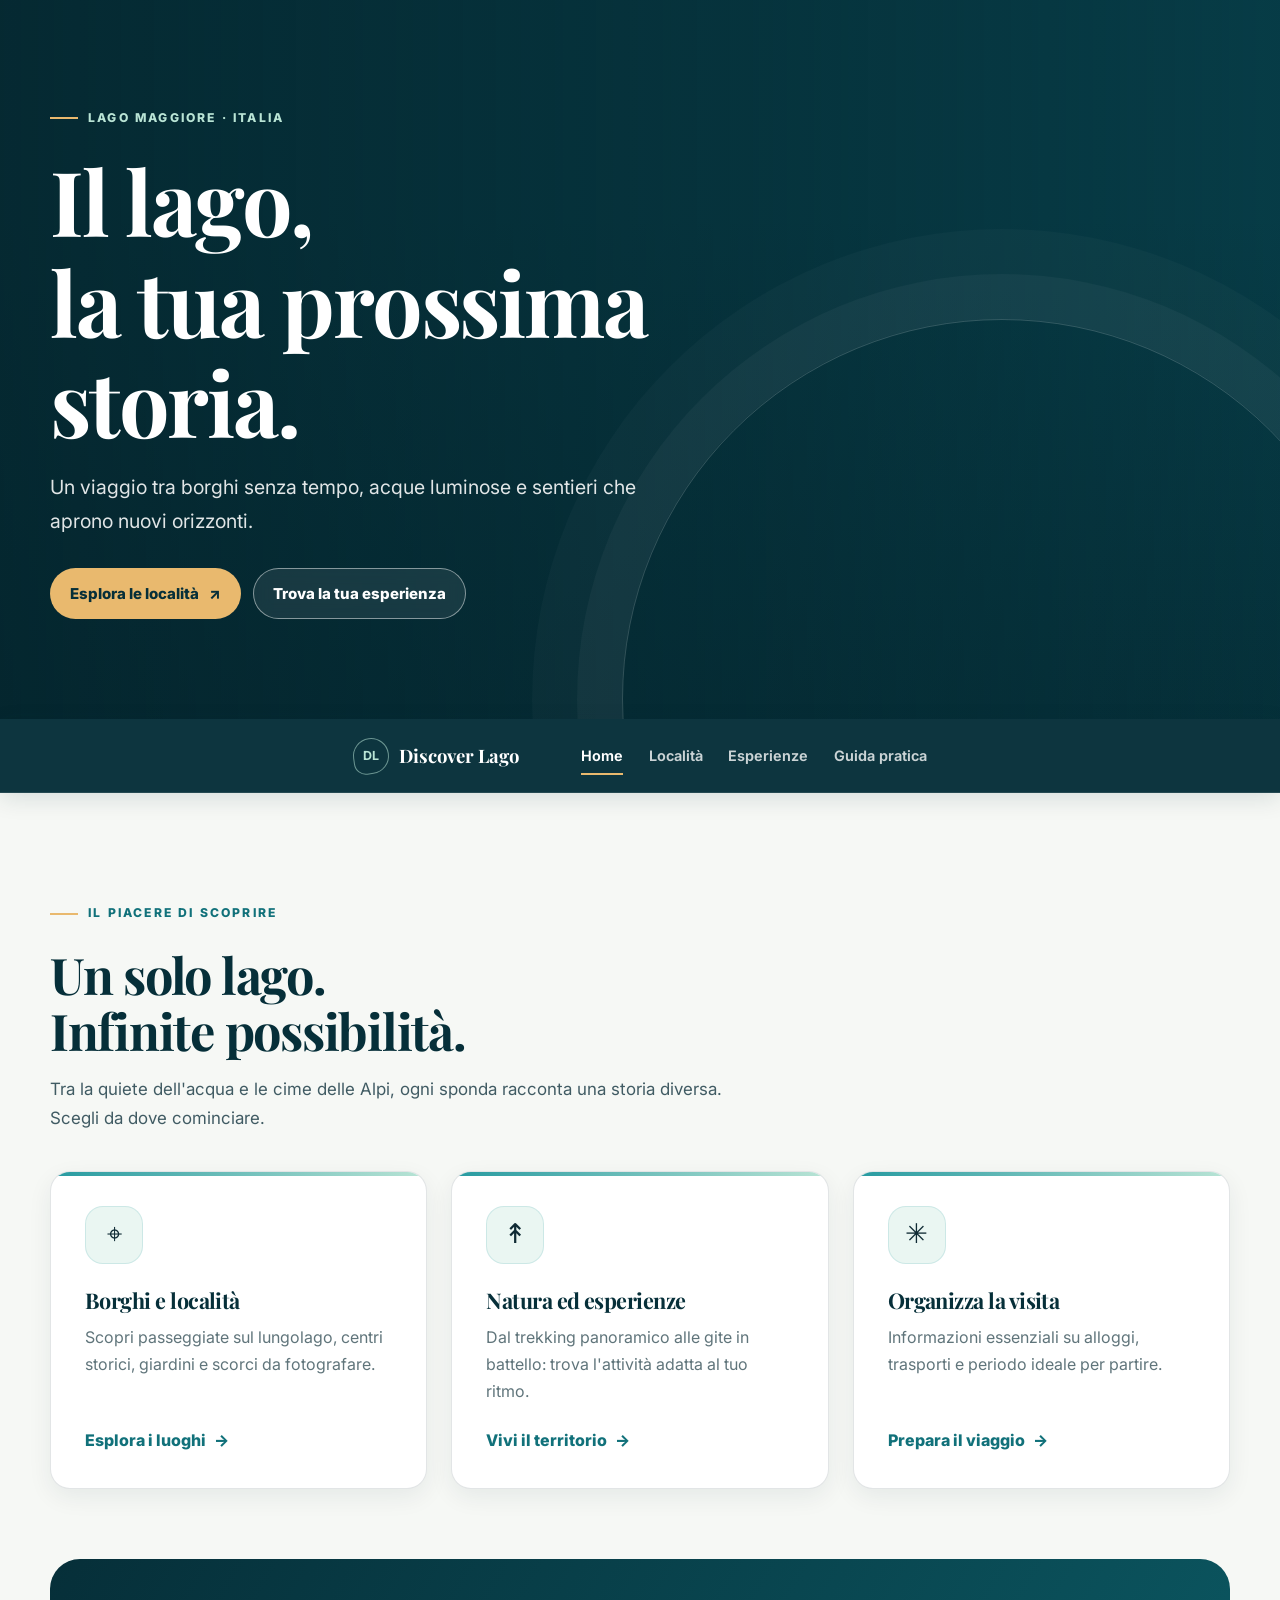
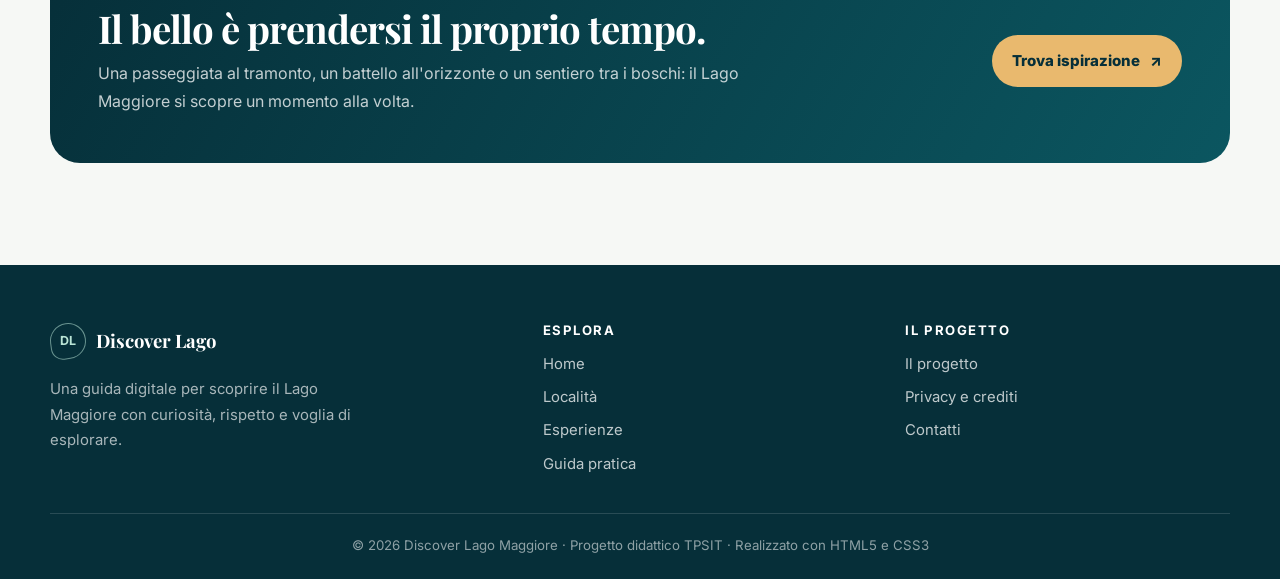
<file: index.html>
<!doctype html>
<html lang="it">
<head>
  <meta charset="utf-8">
  <meta name="viewport" content="width=device-width, initial-scale=1">
  <meta name="description" content="Scopri il Lago Maggiore: località, escursioni, esperienze all'aperto e consigli pratici per organizzare il tuo viaggio.">
  <meta name="theme-color" content="#062f39">
  <title>Discover Lago — Scopri il Lago Maggiore</title>
  <link rel="preconnect" href="https://fonts.googleapis.com">
  <link rel="preconnect" href="https://fonts.gstatic.com" crossorigin>
  <link href="https://fonts.googleapis.com/css2?family=Inter:wght@400;500;600;700;800&family=Playfair+Display:wght@600;700&display=swap" rel="stylesheet">
  <link rel="stylesheet" href="style.css">
</head>
<body>
<a class="skip-link" href="#contenuto">Salta al contenuto</a>
<header class="hero hero--home">
  <div class="hero-content">
    <span class="eyebrow">Lago Maggiore · Italia</span>
    <h1>Il lago, <br>la tua prossima storia.</h1><p>Un viaggio tra borghi senza tempo, acque luminose e sentieri che aprono nuovi orizzonti.</p><div class="hero-actions"><a class="button" href="localita.html">Esplora le località <span aria-hidden="true">↗</span></a><a class="button button--ghost" href="escursioni.html">Trova la tua esperienza</a></div>
  </div>
</header>
<div class="site-nav">
  <a class="brand" href="index.html" aria-label="Discover Lago — pagina iniziale"><span class="brand-mark" aria-hidden="true"><span>DL</span></span>Discover Lago</a>
  <nav aria-label="Navigazione principale">
    <a href="index.html" aria-current="page">Home</a>
    <a href="localita.html" >Località</a>
    <a href="escursioni.html" >Esperienze</a>
    <a href="alloggi_info.html" >Guida pratica</a>
  </nav>
</div>
<main id="contenuto">
  <section aria-labelledby="intro-title">
    <div class="section-heading">
      <span class="eyebrow">Il piacere di scoprire</span>
      <h2 id="intro-title">Un solo lago.<br>Infinite possibilità.</h2>
      <p>Tra la quiete dell'acqua e le cime delle Alpi, ogni sponda racconta una storia diversa. Scegli da dove cominciare.</p>
    </div>
    <div class="card-container">
      <article class="card"><div class="card-icon" aria-hidden="true">⌖</div><h3>Borghi e località</h3><p>Scopri passeggiate sul lungolago, centri storici, giardini e scorci da fotografare.</p><a class="card-link" href="localita.html">Esplora i luoghi <span aria-hidden="true">→</span></a></article>
      <article class="card"><div class="card-icon" aria-hidden="true">↟</div><h3>Natura ed esperienze</h3><p>Dal trekking panoramico alle gite in battello: trova l'attività adatta al tuo ritmo.</p><a class="card-link" href="escursioni.html">Vivi il territorio <span aria-hidden="true">→</span></a></article>
      <article class="card"><div class="card-icon" aria-hidden="true">✳</div><h3>Organizza la visita</h3><p>Informazioni essenziali su alloggi, trasporti e periodo ideale per partire.</p><a class="card-link" href="alloggi_info.html">Prepara il viaggio <span aria-hidden="true">→</span></a></article>
    </div>
  </section>
  <section class="feature-band" aria-labelledby="feature-title">
    <div><h2 id="feature-title">Il bello è prendersi il proprio tempo.</h2><p>Una passeggiata al tramonto, un battello all'orizzonte o un sentiero tra i boschi: il Lago Maggiore si scopre un momento alla volta.</p></div>
    <a class="button" href="escursioni.html">Trova ispirazione <span aria-hidden="true">↗</span></a>
  </section>
</main>
<footer>
  <div class="footer-content">
    <div class="footer-brand">
      <a class="brand" href="index.html"><span class="brand-mark" aria-hidden="true"><span>DL</span></span>Discover Lago</a>
      <p>Una guida digitale per scoprire il Lago Maggiore con curiosità, rispetto e voglia di esplorare.</p>
    </div>
    <div><h2>Esplora</h2><div class="footer-links"><a href="index.html">Home</a><a href="localita.html">Località</a><a href="escursioni.html">Esperienze</a><a href="alloggi_info.html">Guida pratica</a></div></div>
    <div><h2>Il progetto</h2><div class="footer-links"><a href="progetto.html">Il progetto</a><a href="privacy.html">Privacy e crediti</a><a href="mailto:info@discoverlago.it">Contatti</a></div></div>
  </div>
  <div class="footer-bottom">© 2026 Discover Lago Maggiore · Progetto didattico TPSIT · Realizzato con HTML5 e CSS3</div>
</footer>
</body>
</html>
</file>
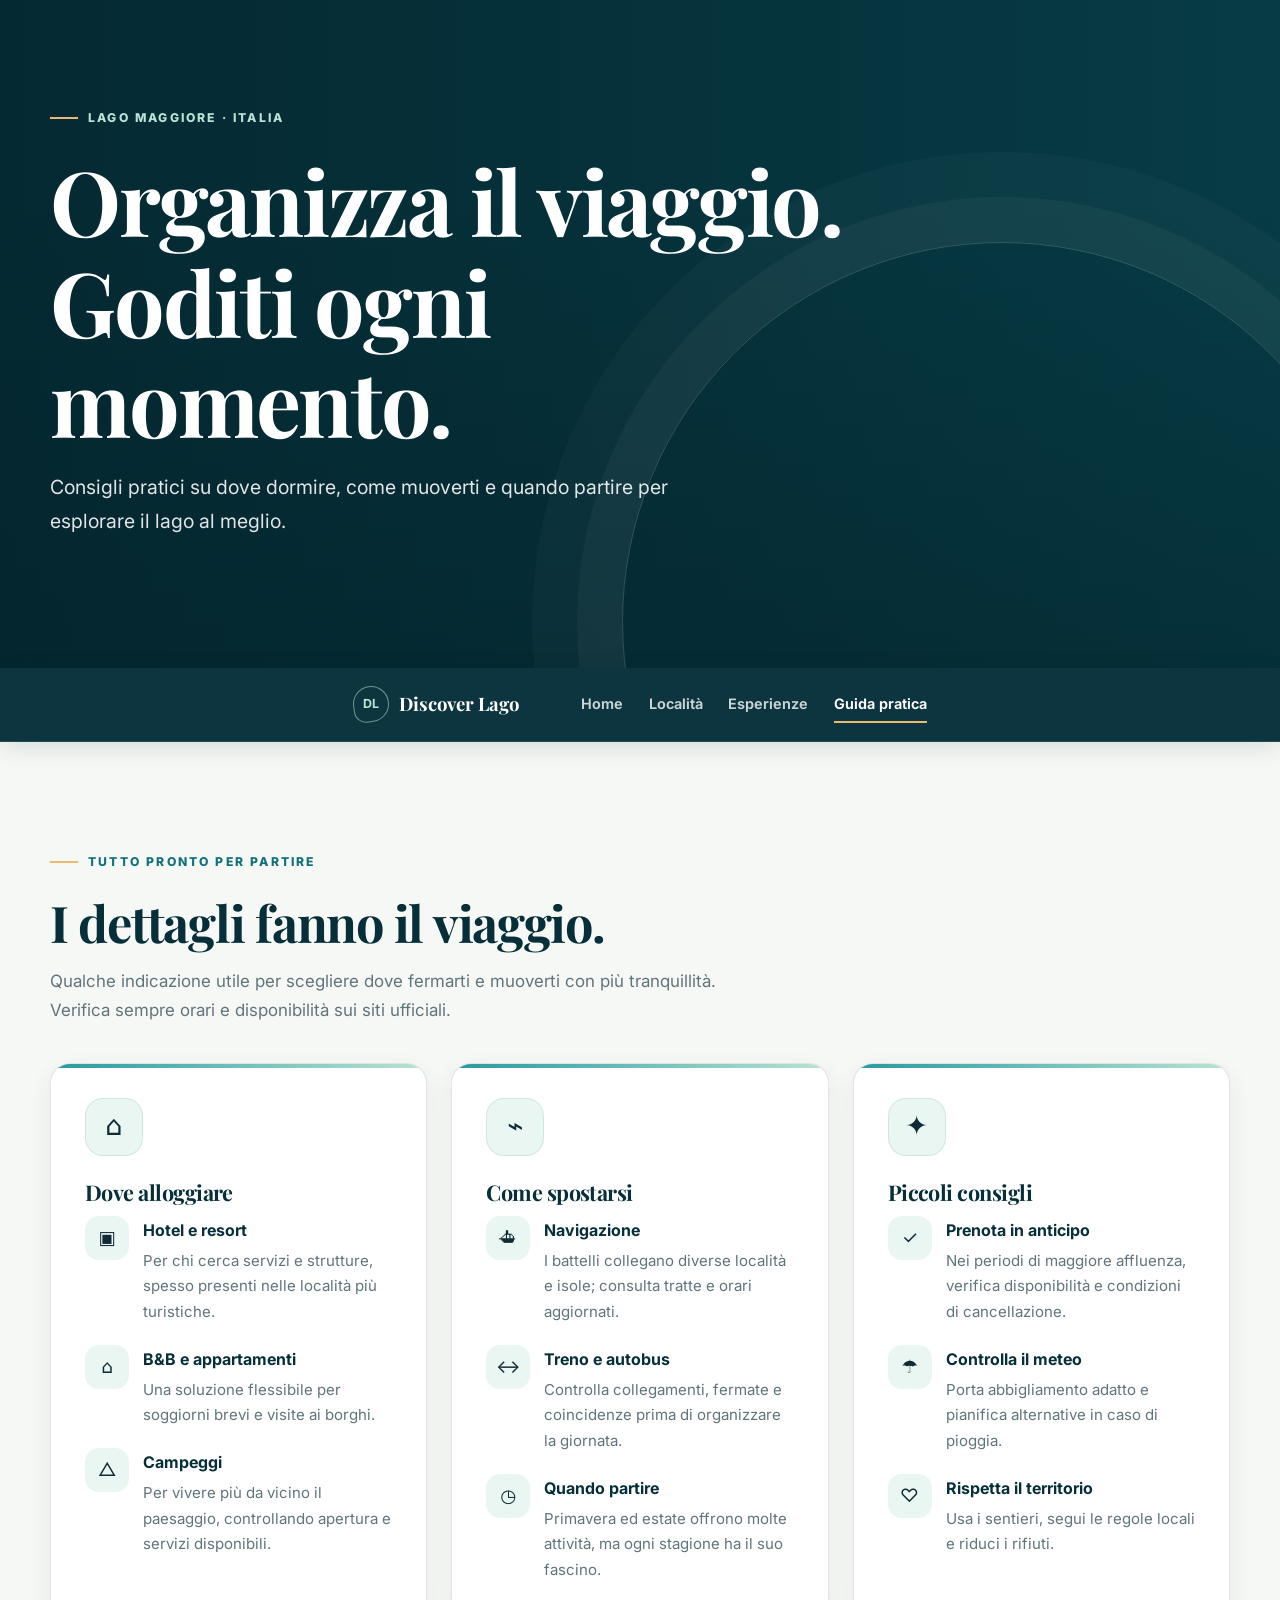
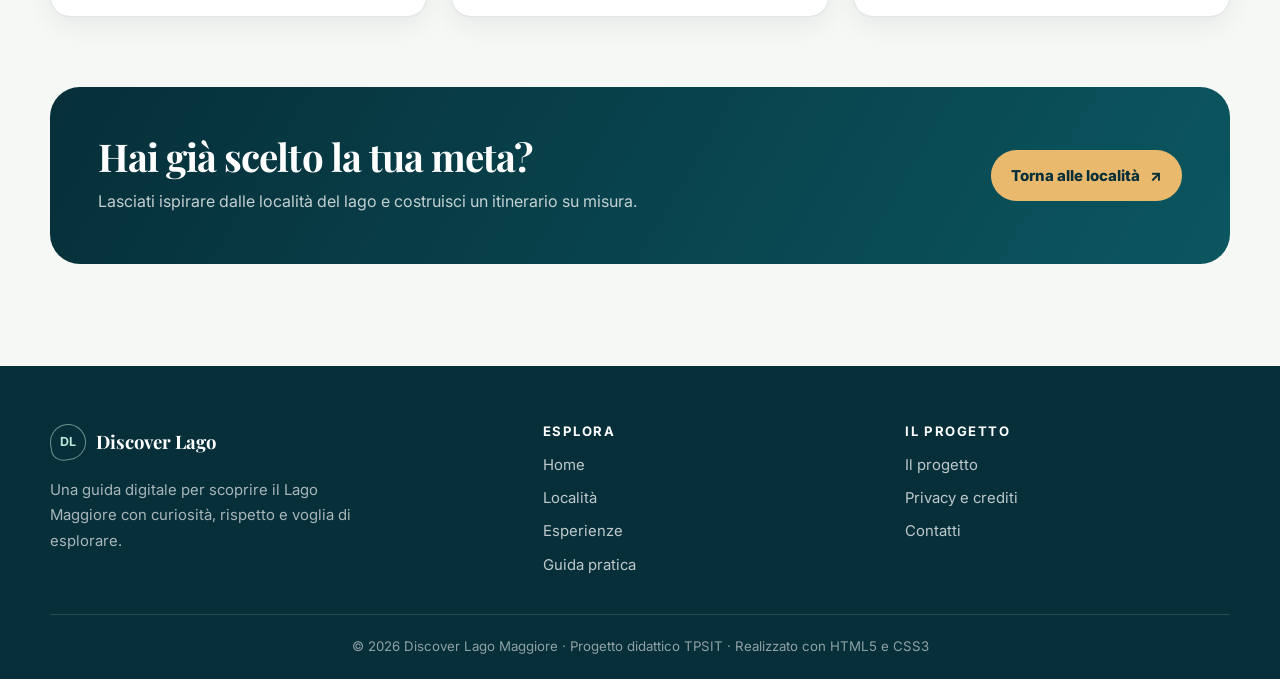
<file: alloggi_info.html>
<!doctype html>
<html lang="it">
<head>
  <meta charset="utf-8"><meta name="viewport" content="width=device-width, initial-scale=1">
  <meta name="description" content="Consigli per organizzare un viaggio sul Lago Maggiore: alloggi, trasporti e periodo migliore per visitarlo.">
  <meta name="theme-color" content="#062f39"><title>Guida pratica — Discover Lago</title>
  <link rel="preconnect" href="https://fonts.googleapis.com"><link rel="preconnect" href="https://fonts.gstatic.com" crossorigin>
  <link href="https://fonts.googleapis.com/css2?family=Inter:wght@400;500;600;700;800&family=Playfair+Display:wght@600;700&display=swap" rel="stylesheet"><link rel="stylesheet" href="style.css">
</head>
<body>
<a class="skip-link" href="#contenuto">Salta al contenuto</a>
<header class="hero hero--alloggi">
  <div class="hero-content">
    <span class="eyebrow">Lago Maggiore · Italia</span>
    <h1>Organizza il viaggio.<br>Goditi ogni momento.</h1><p>Consigli pratici su dove dormire, come muoverti e quando partire per esplorare il lago al meglio.</p>
  </div>
</header>
<div class="site-nav">
  <a class="brand" href="index.html" aria-label="Discover Lago — pagina iniziale"><span class="brand-mark" aria-hidden="true"><span>DL</span></span>Discover Lago</a>
  <nav aria-label="Navigazione principale">
    <a href="index.html" >Home</a>
    <a href="localita.html" >Località</a>
    <a href="escursioni.html" >Esperienze</a>
    <a href="alloggi_info.html" aria-current="page">Guida pratica</a>
  </nav>
</div>
<main id="contenuto">
  <section aria-labelledby="stay-title">
    <div class="section-heading"><span class="eyebrow">Tutto pronto per partire</span><h2 id="stay-title" class="page-title">I dettagli fanno il viaggio.</h2><p class="page-subtitle">Qualche indicazione utile per scegliere dove fermarti e muoverti con più tranquillità. Verifica sempre orari e disponibilità sui siti ufficiali.</p></div>
    <div class="card-container">
      <article class="card"><div class="card-icon" aria-hidden="true">⌂</div><h3>Dove alloggiare</h3><ul class="icon-list">
        <li><span class="icon-list-icon" aria-hidden="true">▣</span><div class="icon-list-content"><strong>Hotel e resort</strong><span>Per chi cerca servizi e strutture, spesso presenti nelle località più turistiche.</span></div></li>
        <li><span class="icon-list-icon" aria-hidden="true">⌂</span><div class="icon-list-content"><strong>B&amp;B e appartamenti</strong><span>Una soluzione flessibile per soggiorni brevi e visite ai borghi.</span></div></li>
        <li><span class="icon-list-icon" aria-hidden="true">△</span><div class="icon-list-content"><strong>Campeggi</strong><span>Per vivere più da vicino il paesaggio, controllando apertura e servizi disponibili.</span></div></li>
      </ul></article>
      <article class="card"><div class="card-icon" aria-hidden="true">⌁</div><h3>Come spostarsi</h3><ul class="icon-list">
        <li><span class="icon-list-icon" aria-hidden="true">⛴</span><div class="icon-list-content"><strong>Navigazione</strong><span>I battelli collegano diverse località e isole; consulta tratte e orari aggiornati.</span></div></li>
        <li><span class="icon-list-icon" aria-hidden="true">↔</span><div class="icon-list-content"><strong>Treno e autobus</strong><span>Controlla collegamenti, fermate e coincidenze prima di organizzare la giornata.</span></div></li>
        <li><span class="icon-list-icon" aria-hidden="true">◷</span><div class="icon-list-content"><strong>Quando partire</strong><span>Primavera ed estate offrono molte attività, ma ogni stagione ha il suo fascino.</span></div></li>
      </ul></article>
      <article class="card"><div class="card-icon" aria-hidden="true">✦</div><h3>Piccoli consigli</h3><ul class="icon-list">
        <li><span class="icon-list-icon" aria-hidden="true">✓</span><div class="icon-list-content"><strong>Prenota in anticipo</strong><span>Nei periodi di maggiore affluenza, verifica disponibilità e condizioni di cancellazione.</span></div></li>
        <li><span class="icon-list-icon" aria-hidden="true">☂</span><div class="icon-list-content"><strong>Controlla il meteo</strong><span>Porta abbigliamento adatto e pianifica alternative in caso di pioggia.</span></div></li>
        <li><span class="icon-list-icon" aria-hidden="true">♡</span><div class="icon-list-content"><strong>Rispetta il territorio</strong><span>Usa i sentieri, segui le regole locali e riduci i rifiuti.</span></div></li>
      </ul></article>
    </div>
  </section>
  <section class="feature-band" aria-labelledby="travel-cta"><div><h2 id="travel-cta">Hai già scelto la tua meta?</h2><p>Lasciati ispirare dalle località del lago e costruisci un itinerario su misura.</p></div><a class="button" href="localita.html">Torna alle località <span aria-hidden="true">↗</span></a></section>
</main>
<footer>
  <div class="footer-content">
    <div class="footer-brand">
      <a class="brand" href="index.html"><span class="brand-mark" aria-hidden="true"><span>DL</span></span>Discover Lago</a>
      <p>Una guida digitale per scoprire il Lago Maggiore con curiosità, rispetto e voglia di esplorare.</p>
    </div>
    <div><h2>Esplora</h2><div class="footer-links"><a href="index.html">Home</a><a href="localita.html">Località</a><a href="escursioni.html">Esperienze</a><a href="alloggi_info.html">Guida pratica</a></div></div>
    <div><h2>Il progetto</h2><div class="footer-links"><a href="progetto.html">Il progetto</a><a href="privacy.html">Privacy e crediti</a><a href="mailto:info@discoverlago.it">Contatti</a></div></div>
  </div>
  <div class="footer-bottom">© 2026 Discover Lago Maggiore · Progetto didattico TPSIT · Realizzato con HTML5 e CSS3</div>
</footer>
</body>
</html>
</file>
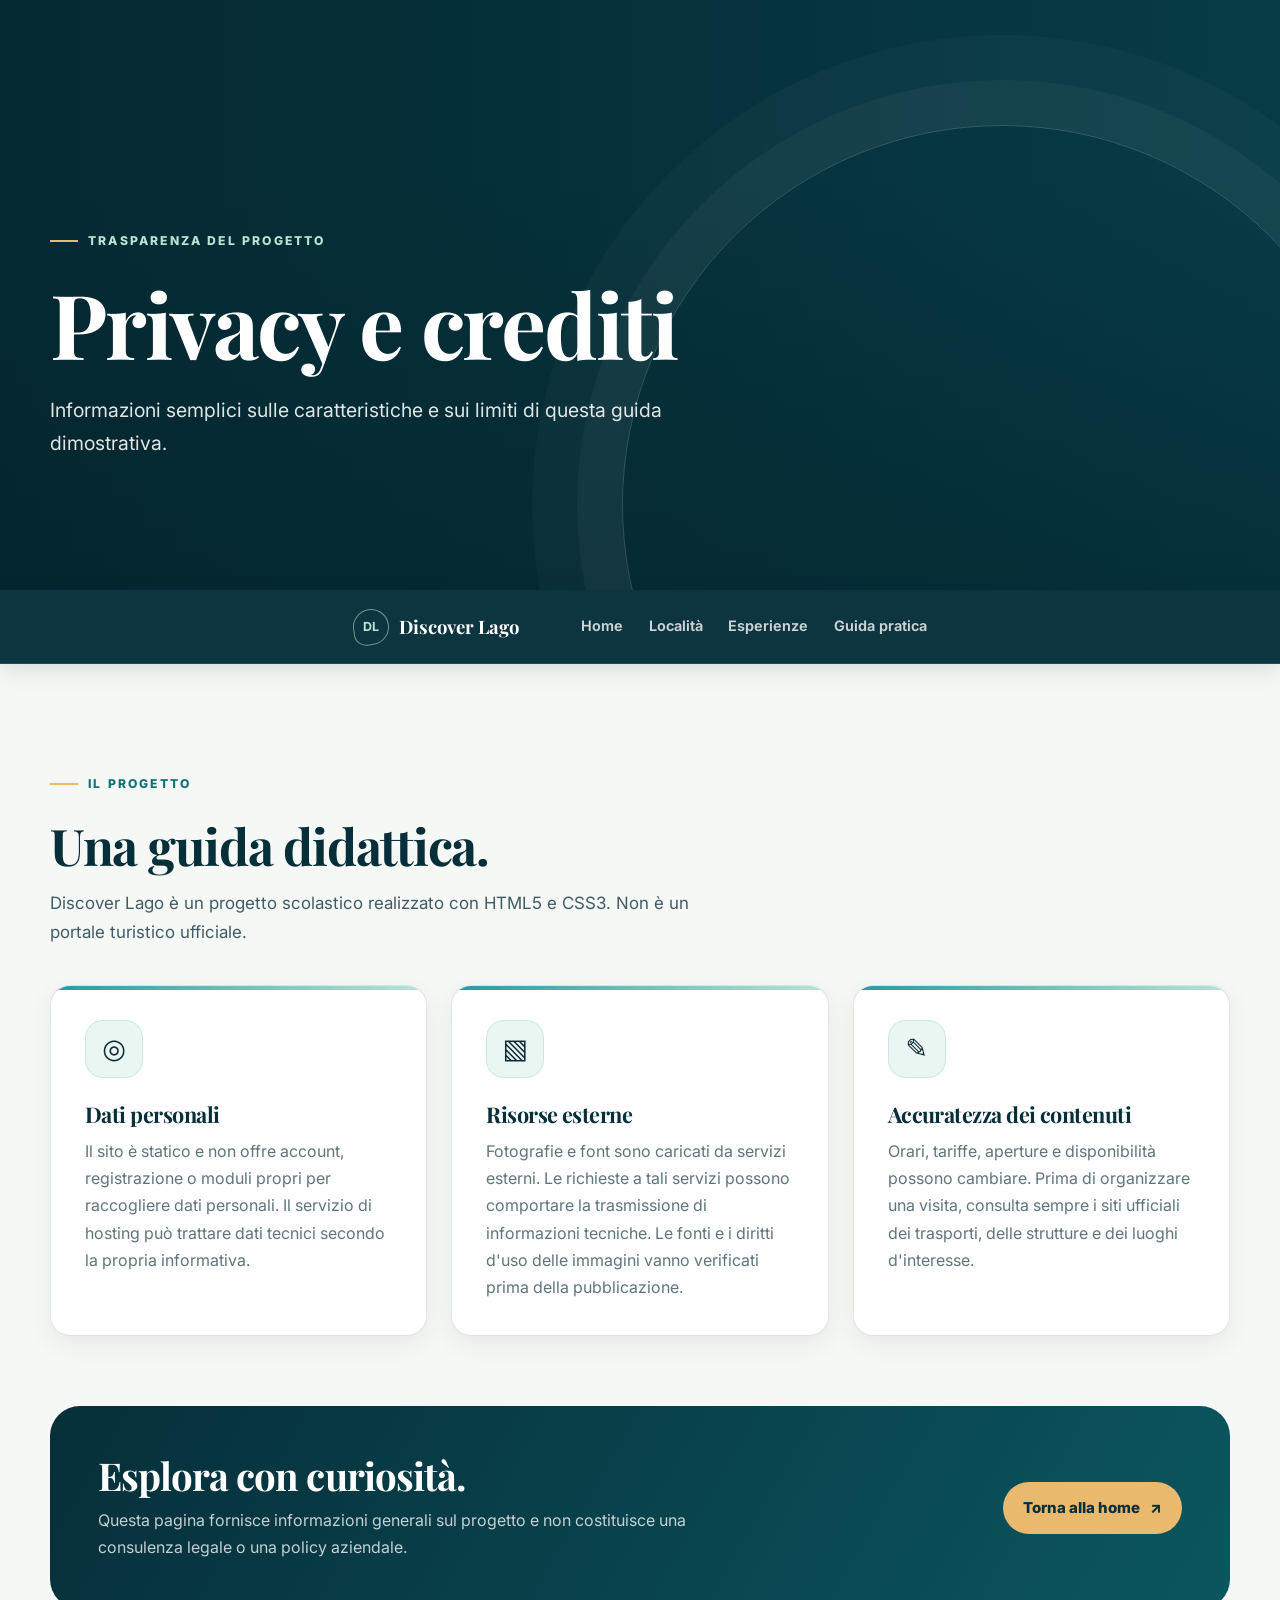
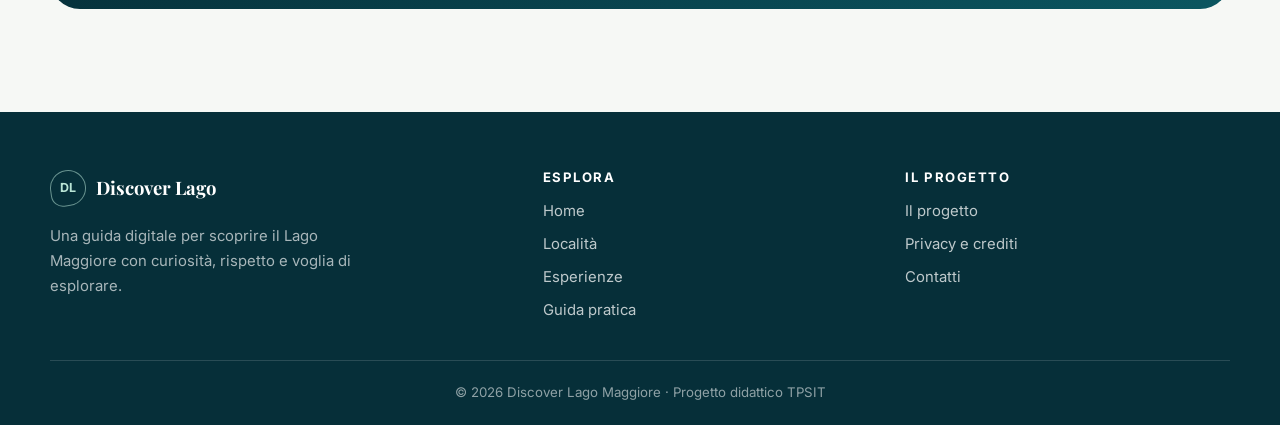
<file: privacy.html>
<!doctype html>
<html lang="it">
<head>
  <meta charset="utf-8"><meta name="viewport" content="width=device-width, initial-scale=1">
  <meta name="description" content="Note sulla privacy, sui contenuti esterni e sullo scopo didattico di Discover Lago.">
  <meta name="theme-color" content="#062f39"><title>Privacy e crediti — Discover Lago</title>
  <link rel="preconnect" href="https://fonts.googleapis.com"><link rel="preconnect" href="https://fonts.gstatic.com" crossorigin>
  <link href="https://fonts.googleapis.com/css2?family=Inter:wght@400;500;600;700;800&family=Playfair+Display:wght@600;700&display=swap" rel="stylesheet"><link rel="stylesheet" href="style.css">
</head>
<body>
<a class="skip-link" href="#contenuto">Salta al contenuto</a>
<header class="hero hero--alloggi"><div class="hero-content"><span class="eyebrow">Trasparenza del progetto</span><h1>Privacy e crediti</h1><p>Informazioni semplici sulle caratteristiche e sui limiti di questa guida dimostrativa.</p></div></header>
<div class="site-nav">
  <a class="brand" href="index.html" aria-label="Discover Lago — pagina iniziale"><span class="brand-mark" aria-hidden="true"><span>DL</span></span>Discover Lago</a>
  <nav aria-label="Navigazione principale"><a href="index.html">Home</a><a href="localita.html">Località</a><a href="escursioni.html">Esperienze</a><a href="alloggi_info.html">Guida pratica</a></nav>
</div>
<main id="contenuto">
  <section class="section-heading"><span class="eyebrow">Il progetto</span><h2 class="page-title">Una guida didattica.</h2><p>Discover Lago è un progetto scolastico realizzato con HTML5 e CSS3. Non è un portale turistico ufficiale.</p></section>
  <div class="card-container">
    <article class="card"><div class="card-icon" aria-hidden="true">◎</div><h3>Dati personali</h3><p>Il sito è statico e non offre account, registrazione o moduli propri per raccogliere dati personali. Il servizio di hosting può trattare dati tecnici secondo la propria informativa.</p></article>
    <article class="card"><div class="card-icon" aria-hidden="true">▧</div><h3>Risorse esterne</h3><p>Fotografie e font sono caricati da servizi esterni. Le richieste a tali servizi possono comportare la trasmissione di informazioni tecniche. Le fonti e i diritti d'uso delle immagini vanno verificati prima della pubblicazione.</p></article>
    <article class="card"><div class="card-icon" aria-hidden="true">✎</div><h3>Accuratezza dei contenuti</h3><p>Orari, tariffe, aperture e disponibilità possono cambiare. Prima di organizzare una visita, consulta sempre i siti ufficiali dei trasporti, delle strutture e dei luoghi d'interesse.</p></article>
  </div>
  <section class="feature-band"><div><h2>Esplora con curiosità.</h2><p>Questa pagina fornisce informazioni generali sul progetto e non costituisce una consulenza legale o una policy aziendale.</p></div><a class="button" href="index.html">Torna alla home <span aria-hidden="true">↗</span></a></section>
</main>
<footer>
  <div class="footer-content">
    <div class="footer-brand"><a class="brand" href="index.html"><span class="brand-mark" aria-hidden="true"><span>DL</span></span>Discover Lago</a><p>Una guida digitale per scoprire il Lago Maggiore con curiosità, rispetto e voglia di esplorare.</p></div>
    <div><h2>Esplora</h2><div class="footer-links"><a href="index.html">Home</a><a href="localita.html">Località</a><a href="escursioni.html">Esperienze</a><a href="alloggi_info.html">Guida pratica</a></div></div>
    <div><h2>Il progetto</h2><div class="footer-links"><a href="progetto.html">Il progetto</a><a href="privacy.html">Privacy e crediti</a><a href="mailto:info@discoverlago.it">Contatti</a></div></div>
  </div>
  <div class="footer-bottom">© 2026 Discover Lago Maggiore · Progetto didattico TPSIT</div>
</footer>
</body>
</html>
</file>
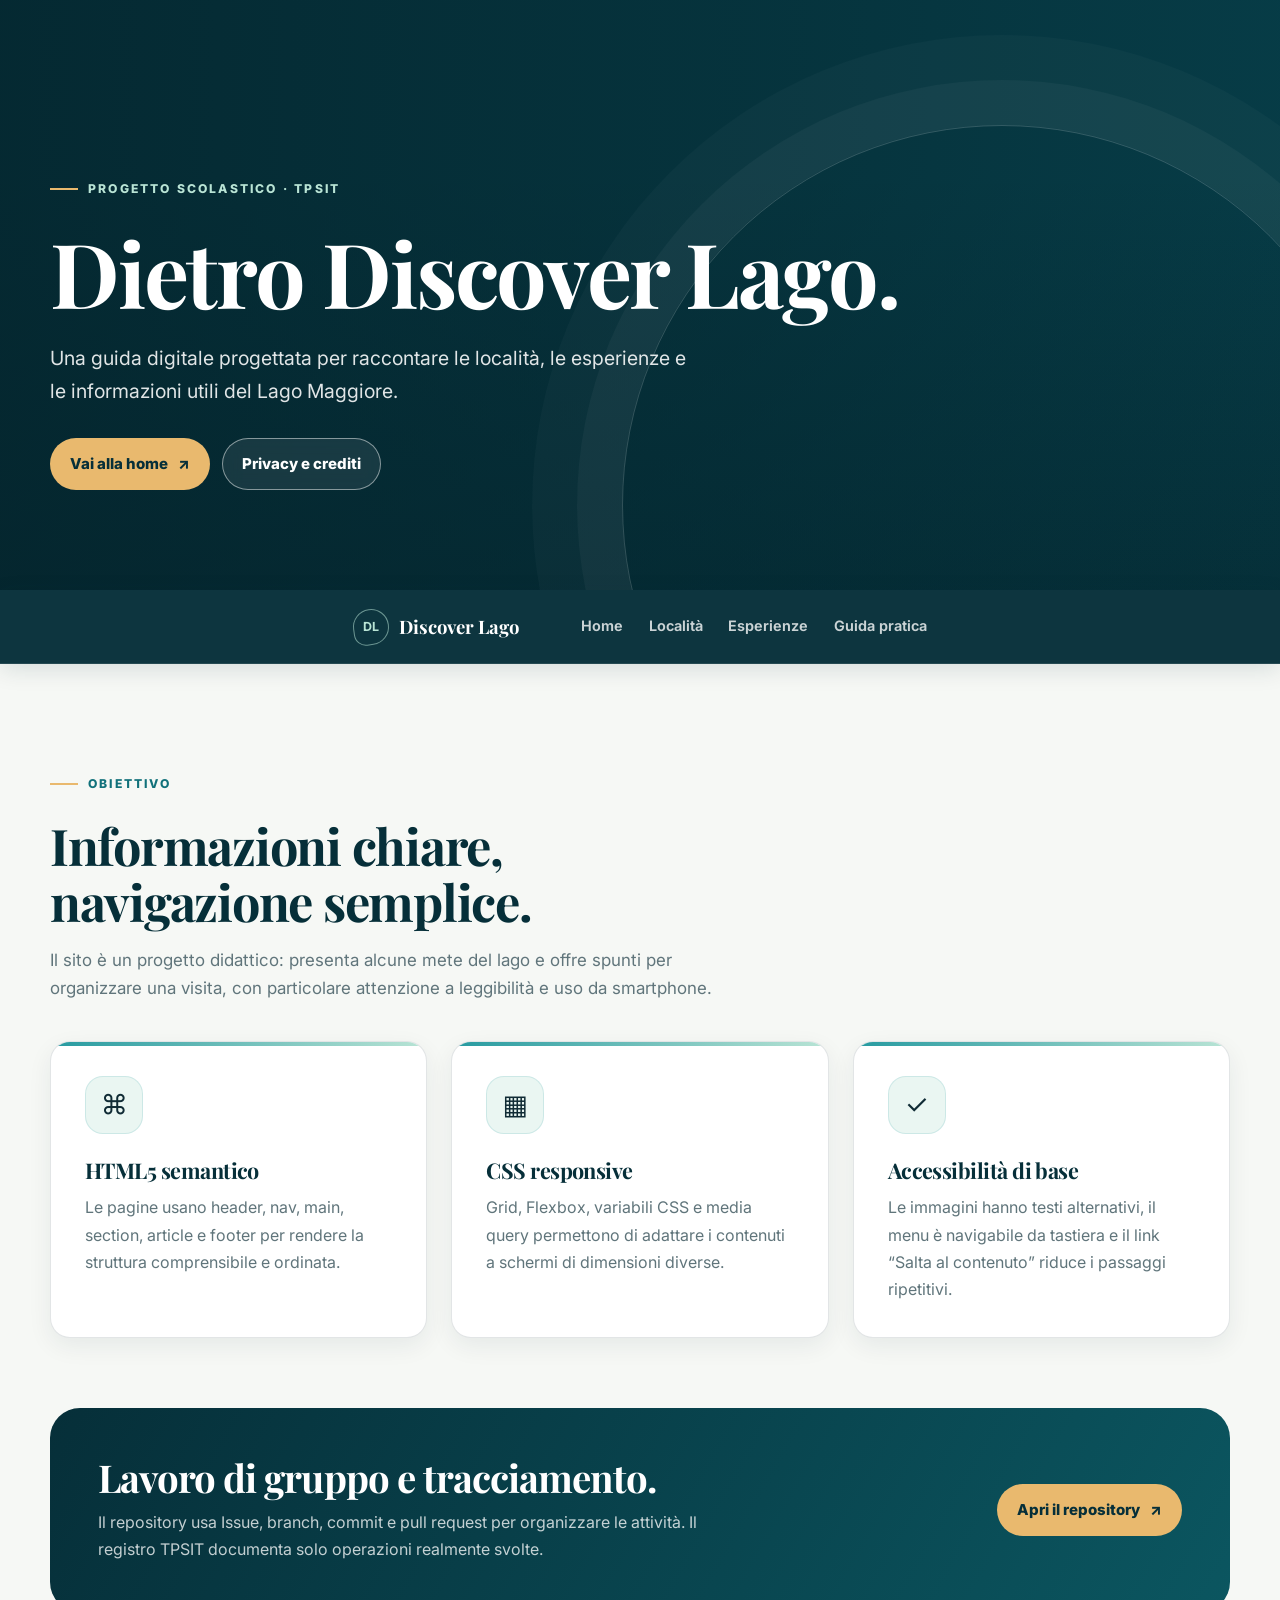
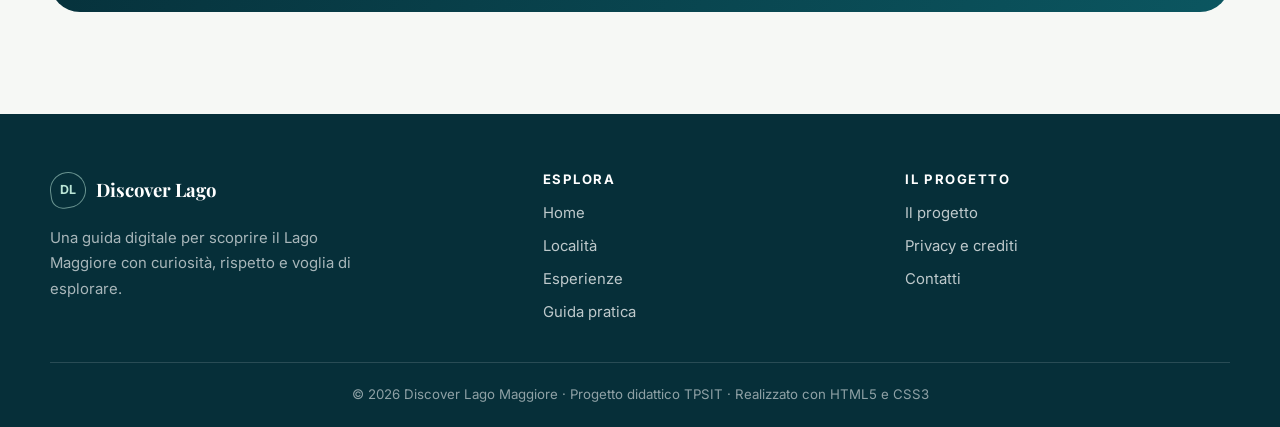
<file: progetto.html>
<!doctype html>
<html lang="it">
<head>
  <meta charset="utf-8">
  <meta name="viewport" content="width=device-width, initial-scale=1">
  <meta name="description" content="Scopri il progetto didattico Discover Lago Maggiore, le tecnologie usate e il lavoro del gruppo TPSIT.">
  <meta name="theme-color" content="#062f39">
  <title>Il progetto — Discover Lago</title>
  <link rel="preconnect" href="https://fonts.googleapis.com">
  <link rel="preconnect" href="https://fonts.gstatic.com" crossorigin>
  <link href="https://fonts.googleapis.com/css2?family=Inter:wght@400;500;600;700;800&family=Playfair+Display:wght@600;700&display=swap" rel="stylesheet">
  <link rel="stylesheet" href="style.css">
</head>
<body>
<a class="skip-link" href="#contenuto">Salta al contenuto</a>
<header class="hero hero--home">
  <div class="hero-content">
    <span class="eyebrow">Progetto scolastico · TPSIT</span>
    <h1>Dietro Discover Lago.</h1>
    <p>Una guida digitale progettata per raccontare le località, le esperienze e le informazioni utili del Lago Maggiore.</p>
    <div class="hero-actions"><a class="button" href="index.html">Vai alla home <span aria-hidden="true">↗</span></a><a class="button button--ghost" href="privacy.html">Privacy e crediti</a></div>
  </div>
</header>
<div class="site-nav">
  <a class="brand" href="index.html" aria-label="Discover Lago — pagina iniziale"><span class="brand-mark" aria-hidden="true"><span>DL</span></span>Discover Lago</a>
  <nav aria-label="Navigazione principale">
    <a href="index.html">Home</a><a href="localita.html">Località</a><a href="escursioni.html">Esperienze</a><a href="alloggi_info.html">Guida pratica</a>
  </nav>
</div>
<main id="contenuto">
  <section aria-labelledby="about-title">
    <div class="section-heading">
      <span class="eyebrow">Obiettivo</span>
      <h2 id="about-title" class="page-title">Informazioni chiare, navigazione semplice.</h2>
      <p class="page-subtitle">Il sito è un progetto didattico: presenta alcune mete del lago e offre spunti per organizzare una visita, con particolare attenzione a leggibilità e uso da smartphone.</p>
    </div>
    <div class="card-container">
      <article class="card"><div class="card-icon" aria-hidden="true">⌘</div><h3>HTML5 semantico</h3><p>Le pagine usano header, nav, main, section, article e footer per rendere la struttura comprensibile e ordinata.</p></article>
      <article class="card"><div class="card-icon" aria-hidden="true">▦</div><h3>CSS responsive</h3><p>Grid, Flexbox, variabili CSS e media query permettono di adattare i contenuti a schermi di dimensioni diverse.</p></article>
      <article class="card"><div class="card-icon" aria-hidden="true">✓</div><h3>Accessibilità di base</h3><p>Le immagini hanno testi alternativi, il menu è navigabile da tastiera e il link “Salta al contenuto” riduce i passaggi ripetitivi.</p></article>
    </div>
  </section>
  <section class="feature-band" aria-labelledby="team-title">
    <div><h2 id="team-title">Lavoro di gruppo e tracciamento.</h2><p>Il repository usa Issue, branch, commit e pull request per organizzare le attività. Il registro TPSIT documenta solo operazioni realmente svolte.</p></div>
    <a class="button" href="https://github.com/EntityZk/Discover_Lago">Apri il repository <span aria-hidden="true">↗</span></a>
  </section>
</main>
<footer>
  <div class="footer-content">
    <div class="footer-brand"><a class="brand" href="index.html"><span class="brand-mark" aria-hidden="true"><span>DL</span></span>Discover Lago</a><p>Una guida digitale per scoprire il Lago Maggiore con curiosità, rispetto e voglia di esplorare.</p></div>
    <div><h2>Esplora</h2><div class="footer-links"><a href="index.html">Home</a><a href="localita.html">Località</a><a href="escursioni.html">Esperienze</a><a href="alloggi_info.html">Guida pratica</a></div></div>
    <div><h2>Il progetto</h2><div class="footer-links"><a href="progetto.html">Il progetto</a><a href="privacy.html">Privacy e crediti</a><a href="mailto:info@discoverlago.it">Contatti</a></div></div>
  </div>
  <div class="footer-bottom">© 2026 Discover Lago Maggiore · Progetto didattico TPSIT · Realizzato con HTML5 e CSS3</div>
</footer>
</body>
</html>
</file>
<file: style.css>
/* Discover Lago Maggiore — design system
   HTML5 + CSS3, responsive, accessibile e senza dipendenze JavaScript. */

:root {
  color-scheme: light;
  --ink: #102b35;
  --ink-soft: #405b63;
  --muted: #60757b;
  --teal-950: #062f39;
  --teal-900: #073f4a;
  --teal-800: #0b5660;
  --teal-700: #11717a;
  --teal-500: #269aa0;
  --mint: #b9e4d5;
  --sand: #e9b96e;
  --paper: #f6f8f5;
  --surface: #ffffff;
  --line: rgba(16, 43, 53, .12);
  --shadow-sm: 0 8px 24px rgba(7, 47, 57, .07);
  --shadow-lg: 0 24px 60px rgba(7, 47, 57, .16);
  --radius-sm: 12px;
  --radius-md: 20px;
  --radius-lg: 30px;
  --content: 1180px;
  --ease: cubic-bezier(.2, .7, .2, 1);
}

*, *::before, *::after { box-sizing: border-box; }
html { scroll-behavior: smooth; scroll-padding-top: 88px; }
body {
  margin: 0;
  min-height: 100vh;
  display: flex;
  flex-direction: column;
  color: var(--ink);
  background: var(--paper);
  font-family: Inter, ui-sans-serif, system-ui, -apple-system, BlinkMacSystemFont, "Segoe UI", sans-serif;
  font-size: 16px;
  line-height: 1.7;
  -webkit-font-smoothing: antialiased;
  text-rendering: optimizeLegibility;
}
img { display: block; max-width: 100%; }
a { color: var(--teal-700); text-underline-offset: .22em; }
a:hover { color: var(--teal-900); }
button, a { -webkit-tap-highlight-color: transparent; }
:focus-visible { outline: 3px solid var(--sand); outline-offset: 4px; }
::selection { color: var(--teal-950); background: var(--mint); }

h1, h2, h3, h4, p { margin-top: 0; }
h1, h2, h3, h4 {
  font-family: "Playfair Display", Georgia, serif;
  font-weight: 700;
  line-height: 1.12;
  letter-spacing: -.025em;
}
h1 { font-size: clamp(2.7rem, 7vw, 5.8rem); }
h2 { font-size: clamp(2rem, 4vw, 3.15rem); }
h3 { font-size: 1.35rem; }
p { color: var(--ink-soft); }

.skip-link {
  position: fixed;
  top: 12px;
  left: 12px;
  z-index: 1000;
  padding: 12px 18px;
  transform: translateY(-160%);
  color: var(--surface);
  background: var(--teal-950);
  border-radius: 10px;
  font-weight: 700;
}
.skip-link:focus { transform: translateY(0); }

/* Hero fotografico con contrasto garantito dal livello scuro. */
.hero {
  position: relative;
  isolation: isolate;
  display: flex;
  min-height: clamp(390px, 54vw, 590px);
  align-items: flex-end;
  overflow: hidden;
  padding: clamp(42px, 8vw, 100px) max(24px, calc((100vw - var(--content)) / 2));
  color: var(--surface);
  background-color: var(--teal-900);
  background-position: center;
  background-size: cover;
}
.hero::before {
  position: absolute;
  z-index: -1;
  inset: 0;
  content: "";
  background:
    linear-gradient(90deg, rgba(4, 35, 43, .78) 0%, rgba(4, 35, 43, .43) 58%, rgba(4, 35, 43, .12) 100%),
    linear-gradient(0deg, rgba(4, 35, 43, .48), transparent 70%);
}
.hero::after {
  position: absolute;
  z-index: -1;
  right: -8%;
  bottom: -50%;
  width: min(70vw, 760px);
  aspect-ratio: 1;
  border: 1px solid rgba(255,255,255,.18);
  border-radius: 50%;
  box-shadow: 0 0 0 45px rgba(255,255,255,.035), 0 0 0 90px rgba(255,255,255,.025);
  content: "";
}
.hero--home { background-image: url("https://images.unsplash.com/photo-1533165861871-8b780b3d1605?auto=format&fit=crop&w=2200&q=85"); }
.hero--localita { background-image: url("https://images.unsplash.com/photo-1516483638261-f4dbaf036963?auto=format&fit=crop&w=2200&q=85"); }
.hero--escursioni { background-image: url("https://images.unsplash.com/photo-1551632811-561732d1e306?auto=format&fit=crop&w=2200&q=85"); }
.hero--alloggi { background-image: url("https://images.unsplash.com/photo-1571003123894-1f0594d2b5d9?auto=format&fit=crop&w=2200&q=85"); }
.hero-content { width: min(100%, 850px); }
.eyebrow {
  display: inline-flex;
  align-items: center;
  gap: 10px;
  margin-bottom: 22px;
  color: var(--mint);
  font-size: .76rem;
  font-weight: 800;
  letter-spacing: .18em;
  text-transform: uppercase;
}
.eyebrow::before { width: 28px; height: 2px; background: var(--sand); content: ""; }
.hero h1 { max-width: 900px; margin-bottom: 20px; color: var(--surface); text-wrap: balance; }
.hero p { max-width: 650px; margin-bottom: 30px; color: rgba(255,255,255,.88); font-size: clamp(1rem, 2vw, 1.22rem); }
.hero-actions { display: flex; flex-wrap: wrap; gap: 12px; }

.button {
  display: inline-flex;
  min-height: 48px;
  align-items: center;
  justify-content: center;
  gap: 10px;
  padding: 12px 19px;
  border: 1px solid transparent;
  border-radius: 999px;
  background: var(--sand);
  color: var(--teal-950);
  font-size: .94rem;
  font-weight: 800;
  text-decoration: none;
  transition: transform .25s var(--ease), background .25s var(--ease), box-shadow .25s var(--ease);
}
.button:hover { transform: translateY(-2px); background: #f3ca8c; color: var(--teal-950); box-shadow: 0 10px 24px rgba(0,0,0,.16); }
.button--ghost { border-color: rgba(255,255,255,.48); background: rgba(255,255,255,.08); color: var(--surface); backdrop-filter: blur(8px); }
.button--ghost:hover { background: rgba(255,255,255,.18); color: var(--surface); }

/* Navigazione persistente e leggibile. */
.site-nav {
  position: sticky;
  top: 0;
  z-index: 50;
  display: flex;
  min-height: 74px;
  align-items: center;
  justify-content: center;
  gap: clamp(12px, 3vw, 38px);
  padding: 12px 22px;
  border-bottom: 1px solid rgba(255,255,255,.1);
  background: rgba(6, 47, 57, .97);
  box-shadow: 0 6px 22px rgba(6, 47, 57, .12);
  backdrop-filter: blur(16px);
}
.brand {
  display: inline-flex;
  align-items: center;
  gap: 10px;
  margin-right: clamp(10px, 2vw, 24px);
  color: var(--surface);
  font-family: "Playfair Display", Georgia, serif;
  font-size: 1.16rem;
  font-weight: 700;
  text-decoration: none;
  white-space: nowrap;
}
.brand-mark {
  display: grid;
  width: 36px;
  height: 36px;
  place-items: center;
  border: 1px solid rgba(185,228,213,.55);
  border-radius: 50% 50% 50% 12px;
  color: var(--mint);
  font-family: Inter, sans-serif;
  font-size: .78rem;
  transform: rotate(-8deg);
}
.brand-mark span { transform: rotate(8deg); }
.site-nav nav { display: flex; flex-wrap: wrap; justify-content: center; gap: clamp(10px, 2vw, 26px); }
.site-nav nav a {
  position: relative;
  padding: 9px 0;
  color: rgba(255,255,255,.78);
  font-size: .9rem;
  font-weight: 650;
  text-decoration: none;
  transition: color .2s ease;
}
.site-nav nav a::after {
  position: absolute;
  right: 0;
  bottom: 2px;
  left: 0;
  height: 2px;
  background: var(--sand);
  content: "";
  transform: scaleX(0);
  transform-origin: left;
  transition: transform .25s var(--ease);
}
.site-nav nav a:hover, .site-nav nav a[aria-current="page"] { color: var(--surface); }
.site-nav nav a:hover::after, .site-nav nav a[aria-current="page"]::after { transform: scaleX(1); }

main { flex: 1; width: min(100% - 48px, var(--content)); margin: 0 auto; padding: clamp(58px, 8vw, 104px) 0; }
.section-heading { max-width: 760px; margin-bottom: 38px; }
.section-heading .eyebrow { color: var(--teal-700); }
.section-heading h2 { margin-bottom: 16px; color: var(--teal-950); text-wrap: balance; }
.section-heading p { max-width: 680px; margin-bottom: 0; font-size: 1.06rem; }
.page-title { margin-bottom: 14px; color: var(--teal-950); }
.page-subtitle { max-width: 740px; margin-bottom: 42px; color: var(--muted); font-size: 1.08rem; }

.card-container {
  display: grid;
  grid-template-columns: repeat(3, minmax(0, 1fr));
  gap: 24px;
  margin-top: 36px;
}
.card {
  position: relative;
  display: flex;
  min-width: 0;
  flex-direction: column;
  padding: clamp(24px, 3vw, 34px);
  overflow: hidden;
  border: 1px solid var(--line);
  border-radius: var(--radius-md);
  background: var(--surface);
  box-shadow: var(--shadow-sm);
  transition: transform .3s var(--ease), box-shadow .3s var(--ease), border-color .3s ease;
}
.card::before { position: absolute; top: 0; right: 0; left: 0; height: 4px; background: linear-gradient(90deg, var(--teal-500), var(--mint)); content: ""; }
.card:hover { transform: translateY(-6px); border-color: rgba(38,154,160,.28); box-shadow: var(--shadow-lg); }
.card-icon {
  display: grid;
  width: 58px;
  height: 58px;
  margin-bottom: 24px;
  place-items: center;
  border: 1px solid rgba(38,154,160,.15);
  border-radius: 18px;
  background: #eaf6f2;
  font-size: 1.7rem;
}
.card h3 { margin-bottom: 12px; color: var(--teal-950); }
.card p { flex: 1; margin-bottom: 0; color: var(--muted); }
.card-link { display: inline-flex; align-items: center; gap: 8px; margin-top: 22px; font-weight: 800; text-decoration: none; }
.card-link span { transition: transform .2s ease; }
.card-link:hover span { transform: translateX(4px); }

.image-card {
  min-width: 0;
  overflow: hidden;
  border: 1px solid var(--line);
  border-radius: var(--radius-md);
  background: var(--surface);
  box-shadow: var(--shadow-sm);
  transition: transform .35s var(--ease), box-shadow .35s var(--ease);
}
.image-card:hover { transform: translateY(-6px); box-shadow: var(--shadow-lg); }
.image-card-media { position: relative; height: 245px; overflow: hidden; background: #d8e7e4; }
.image-card-media img { width: 100%; height: 100%; object-fit: cover; transition: transform .7s var(--ease); }
.image-card:hover .image-card-media img { transform: scale(1.055); }
.image-card-media::after { position: absolute; inset: 25% 0 0; background: linear-gradient(0deg, rgba(3,32,39,.78), transparent); content: ""; pointer-events: none; }
.image-card-badge {
  position: absolute;
  z-index: 2;
  top: 16px;
  left: 16px;
  display: grid;
  width: 40px;
  height: 40px;
  place-items: center;
  border: 1px solid rgba(255,255,255,.45);
  border-radius: 50%;
  background: rgba(6,47,57,.72);
  color: var(--surface);
  font-weight: 800;
  backdrop-filter: blur(8px);
}
.image-card-title {
  position: absolute;
  z-index: 2;
  right: 20px;
  bottom: 18px;
  left: 20px;
  margin: 0;
  color: var(--surface);
  font-size: clamp(1.15rem, 2vw, 1.42rem);
  text-shadow: 0 2px 10px rgba(0,0,0,.3);
}
.image-card-body { padding: 22px 23px 26px; }
.image-card-body p { margin: 0; color: var(--muted); }

.feature-band {
  display: grid;
  grid-template-columns: 1fr auto;
  align-items: center;
  gap: 28px;
  margin-top: 70px;
  padding: clamp(28px, 5vw, 48px);
  border-radius: var(--radius-lg);
  background: linear-gradient(120deg, var(--teal-950), var(--teal-800));
  color: var(--surface);
}
.feature-band h2 { margin-bottom: 10px; color: var(--surface); font-size: clamp(1.7rem, 3vw, 2.4rem); }
.feature-band p { max-width: 650px; margin-bottom: 0; color: rgba(255,255,255,.76); }
.feature-band .button { white-space: nowrap; }

.icon-list { display: flex; flex-direction: column; gap: 20px; margin: 0; padding: 0; list-style: none; }
.icon-list li { display: flex; align-items: flex-start; gap: 14px; }
.icon-list-icon {
  display: grid;
  width: 44px;
  height: 44px;
  flex: 0 0 44px;
  place-items: center;
  border-radius: 14px;
  background: #eaf6f2;
  font-size: 1.15rem;
}
.icon-list-content strong { display: block; margin: 1px 0 4px; color: var(--teal-950); }
.icon-list-content span { display: block; color: var(--muted); font-size: .94rem; }

footer { margin-top: auto; padding: 58px 24px 22px; background: var(--teal-950); color: rgba(255,255,255,.78); }
.footer-content {
  display: grid;
  grid-template-columns: 1.4fr 1fr 1fr;
  gap: 38px;
  width: min(100%, var(--content));
  margin: 0 auto;
  padding-bottom: 36px;
}
.footer-brand { max-width: 330px; }
.footer-brand .brand { margin-bottom: 18px; }
.footer-content h2, .footer-content h3 { margin-bottom: 14px; color: var(--surface); font-family: Inter, sans-serif; font-size: .82rem; letter-spacing: .12em; text-transform: uppercase; }
.footer-content p { color: rgba(255,255,255,.65); font-size: .93rem; }
.footer-links { display: flex; flex-direction: column; align-items: flex-start; gap: 8px; }
.footer-links a { color: rgba(255,255,255,.74); font-size: .93rem; text-decoration: none; }
.footer-links a:hover { color: var(--mint); }
.footer-bottom { width: min(100%, var(--content)); margin: 0 auto; padding-top: 20px; border-top: 1px solid rgba(255,255,255,.14); color: rgba(255,255,255,.55); font-size: .83rem; text-align: center; }

@media (max-width: 900px) {
  .site-nav { flex-direction: column; gap: 6px; padding: 12px 16px; }
  .brand { margin-right: 0; }
  .card-container { grid-template-columns: repeat(2, minmax(0, 1fr)); }
  .footer-content { grid-template-columns: 1fr 1fr; }
  .footer-brand { grid-column: 1 / -1; }
}
@media (max-width: 600px) {
  .hero { min-height: 440px; padding: 58px 24px 70px; }
  .hero::before { background: linear-gradient(90deg, rgba(4,35,43,.82), rgba(4,35,43,.38)), linear-gradient(0deg, rgba(4,35,43,.48), transparent 80%); }
  .site-nav nav { gap: 6px 18px; }
  .site-nav nav a { font-size: .84rem; }
  main { width: min(100% - 36px, var(--content)); padding: 56px 0; }
  .card-container { grid-template-columns: 1fr; gap: 18px; }
  .image-card-media { height: 230px; }
  .feature-band { grid-template-columns: 1fr; margin-top: 48px; }
  .feature-band .button { justify-self: start; white-space: normal; }
  .footer-content { grid-template-columns: 1fr 1fr; gap: 26px 18px; }
  .footer-brand { grid-column: 1 / -1; }
}
@media (prefers-reduced-motion: reduce) {
  *, *::before, *::after { scroll-behavior: auto !important; animation-duration: .01ms !important; animation-iteration-count: 1 !important; transition-duration: .01ms !important; }
}
</file>
